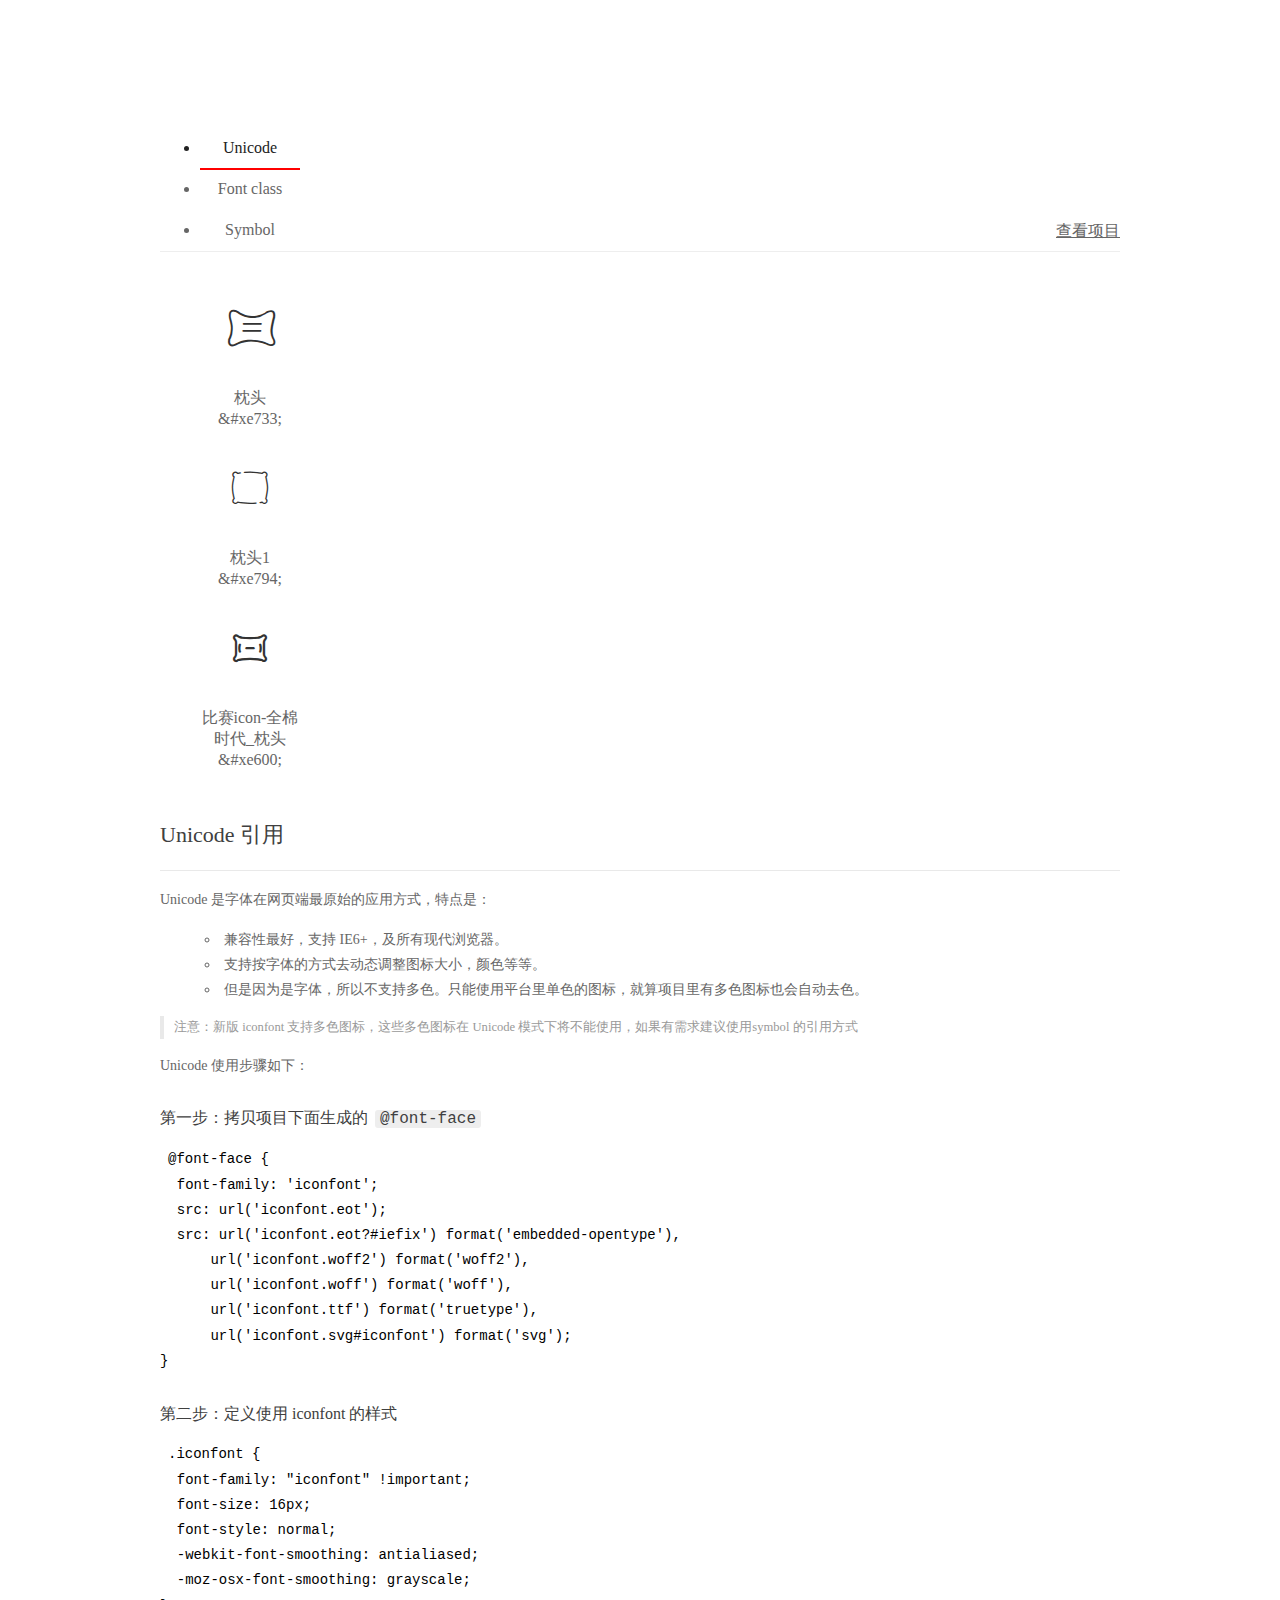
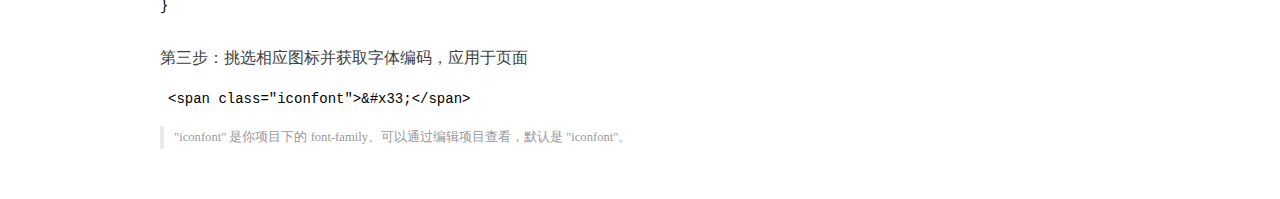
<file: fonts/test/demo_index.html>
<!DOCTYPE html>
<html>
<head>
  <meta charset="utf-8"/>
  <title>IconFont Demo</title>
  <link rel="shortcut icon" href="//img.alicdn.com/imgextra/i2/O1CN01ZyAlrn1MwaMhqz36G_!!6000000001499-73-tps-64-64.ico" type="image/x-icon"/>
  <link rel="icon" type="image/svg+xml" href="//img.alicdn.com/imgextra/i4/O1CN01EYTRnJ297D6vehehJ_!!6000000008020-55-tps-64-64.svg"/>
  <link rel="stylesheet" href="https://g.alicdn.com/thx/cube/1.3.2/cube.min.css">
  <link rel="stylesheet" href="demo.css">
  <link rel="stylesheet" href="iconfont.css">
  <script src="iconfont.js"></script>
  <!-- jQuery -->
  <script src="https://a1.alicdn.com/oss/uploads/2018/12/26/7bfddb60-08e8-11e9-9b04-53e73bb6408b.js"></script>
  <!-- 代码高亮 -->
  <script src="https://a1.alicdn.com/oss/uploads/2018/12/26/a3f714d0-08e6-11e9-8a15-ebf944d7534c.js"></script>
</head>
<body>
  <div class="main">
    <h1 class="logo"><a href="https://www.iconfont.cn/" title="iconfont 首页" target="_blank">&#xe86b;</a></h1>
    <div class="nav-tabs">
      <ul id="tabs" class="dib-box">
        <li class="dib active"><span>Unicode</span></li>
        <li class="dib"><span>Font class</span></li>
        <li class="dib"><span>Symbol</span></li>
      </ul>
      
      <a href="https://www.iconfont.cn/manage/index?manage_type=myprojects&projectId=2450573" target="_blank" class="nav-more">查看项目</a>
      
    </div>
    <div class="tab-container">
      <div class="content unicode" style="display: block;">
          <ul class="icon_lists dib-box">
          
            <li class="dib">
              <span class="icon iconfont">&#xe733;</span>
                <div class="name">枕头</div>
                <div class="code-name">&amp;#xe733;</div>
              </li>
          
            <li class="dib">
              <span class="icon iconfont">&#xe794;</span>
                <div class="name">枕头1</div>
                <div class="code-name">&amp;#xe794;</div>
              </li>
          
            <li class="dib">
              <span class="icon iconfont">&#xe600;</span>
                <div class="name">比赛icon-全棉时代_枕头</div>
                <div class="code-name">&amp;#xe600;</div>
              </li>
          
          </ul>
          <div class="article markdown">
          <h2 id="unicode-">Unicode 引用</h2>
          <hr>

          <p>Unicode 是字体在网页端最原始的应用方式，特点是：</p>
          <ul>
            <li>兼容性最好，支持 IE6+，及所有现代浏览器。</li>
            <li>支持按字体的方式去动态调整图标大小，颜色等等。</li>
            <li>但是因为是字体，所以不支持多色。只能使用平台里单色的图标，就算项目里有多色图标也会自动去色。</li>
          </ul>
          <blockquote>
            <p>注意：新版 iconfont 支持多色图标，这些多色图标在 Unicode 模式下将不能使用，如果有需求建议使用symbol 的引用方式</p>
          </blockquote>
          <p>Unicode 使用步骤如下：</p>
          <h3 id="-font-face">第一步：拷贝项目下面生成的 <code>@font-face</code></h3>
<pre><code class="language-css"
>@font-face {
  font-family: 'iconfont';
  src: url('iconfont.eot');
  src: url('iconfont.eot?#iefix') format('embedded-opentype'),
      url('iconfont.woff2') format('woff2'),
      url('iconfont.woff') format('woff'),
      url('iconfont.ttf') format('truetype'),
      url('iconfont.svg#iconfont') format('svg');
}
</code></pre>
          <h3 id="-iconfont-">第二步：定义使用 iconfont 的样式</h3>
<pre><code class="language-css"
>.iconfont {
  font-family: "iconfont" !important;
  font-size: 16px;
  font-style: normal;
  -webkit-font-smoothing: antialiased;
  -moz-osx-font-smoothing: grayscale;
}
</code></pre>
          <h3 id="-">第三步：挑选相应图标并获取字体编码，应用于页面</h3>
<pre>
<code class="language-html"
>&lt;span class="iconfont"&gt;&amp;#x33;&lt;/span&gt;
</code></pre>
          <blockquote>
            <p>"iconfont" 是你项目下的 font-family。可以通过编辑项目查看，默认是 "iconfont"。</p>
          </blockquote>
          </div>
      </div>
      <div class="content font-class">
        <ul class="icon_lists dib-box">
          
          <li class="dib">
            <span class="icon iconfont icon-zhentou"></span>
            <div class="name">
              枕头
            </div>
            <div class="code-name">.icon-zhentou
            </div>
          </li>
          
          <li class="dib">
            <span class="icon iconfont icon-shenghuoyongpin-"></span>
            <div class="name">
              枕头1
            </div>
            <div class="code-name">.icon-shenghuoyongpin-
            </div>
          </li>
          
          <li class="dib">
            <span class="icon iconfont icon-bisaiicon-quanmianshidai_zhentou"></span>
            <div class="name">
              比赛icon-全棉时代_枕头
            </div>
            <div class="code-name">.icon-bisaiicon-quanmianshidai_zhentou
            </div>
          </li>
          
        </ul>
        <div class="article markdown">
        <h2 id="font-class-">font-class 引用</h2>
        <hr>

        <p>font-class 是 Unicode 使用方式的一种变种，主要是解决 Unicode 书写不直观，语意不明确的问题。</p>
        <p>与 Unicode 使用方式相比，具有如下特点：</p>
        <ul>
          <li>兼容性良好，支持 IE8+，及所有现代浏览器。</li>
          <li>相比于 Unicode 语意明确，书写更直观。可以很容易分辨这个 icon 是什么。</li>
          <li>因为使用 class 来定义图标，所以当要替换图标时，只需要修改 class 里面的 Unicode 引用。</li>
          <li>不过因为本质上还是使用的字体，所以多色图标还是不支持的。</li>
        </ul>
        <p>使用步骤如下：</p>
        <h3 id="-fontclass-">第一步：引入项目下面生成的 fontclass 代码：</h3>
<pre><code class="language-html">&lt;link rel="stylesheet" href="./iconfont.css"&gt;
</code></pre>
        <h3 id="-">第二步：挑选相应图标并获取类名，应用于页面：</h3>
<pre><code class="language-html">&lt;span class="iconfont icon-xxx"&gt;&lt;/span&gt;
</code></pre>
        <blockquote>
          <p>"
            iconfont" 是你项目下的 font-family。可以通过编辑项目查看，默认是 "iconfont"。</p>
        </blockquote>
      </div>
      </div>
      <div class="content symbol">
          <ul class="icon_lists dib-box">
          
            <li class="dib">
                <svg class="icon svg-icon" aria-hidden="true">
                  <use xlink:href="#icon-zhentou"></use>
                </svg>
                <div class="name">枕头</div>
                <div class="code-name">#icon-zhentou</div>
            </li>
          
            <li class="dib">
                <svg class="icon svg-icon" aria-hidden="true">
                  <use xlink:href="#icon-shenghuoyongpin-"></use>
                </svg>
                <div class="name">枕头1</div>
                <div class="code-name">#icon-shenghuoyongpin-</div>
            </li>
          
            <li class="dib">
                <svg class="icon svg-icon" aria-hidden="true">
                  <use xlink:href="#icon-bisaiicon-quanmianshidai_zhentou"></use>
                </svg>
                <div class="name">比赛icon-全棉时代_枕头</div>
                <div class="code-name">#icon-bisaiicon-quanmianshidai_zhentou</div>
            </li>
          
          </ul>
          <div class="article markdown">
          <h2 id="symbol-">Symbol 引用</h2>
          <hr>

          <p>这是一种全新的使用方式，应该说这才是未来的主流，也是平台目前推荐的用法。相关介绍可以参考这篇<a href="">文章</a>
            这种用法其实是做了一个 SVG 的集合，与另外两种相比具有如下特点：</p>
          <ul>
            <li>支持多色图标了，不再受单色限制。</li>
            <li>通过一些技巧，支持像字体那样，通过 <code>font-size</code>, <code>color</code> 来调整样式。</li>
            <li>兼容性较差，支持 IE9+，及现代浏览器。</li>
            <li>浏览器渲染 SVG 的性能一般，还不如 png。</li>
          </ul>
          <p>使用步骤如下：</p>
          <h3 id="-symbol-">第一步：引入项目下面生成的 symbol 代码：</h3>
<pre><code class="language-html">&lt;script src="./iconfont.js"&gt;&lt;/script&gt;
</code></pre>
          <h3 id="-css-">第二步：加入通用 CSS 代码（引入一次就行）：</h3>
<pre><code class="language-html">&lt;style&gt;
.icon {
  width: 1em;
  height: 1em;
  vertical-align: -0.15em;
  fill: currentColor;
  overflow: hidden;
}
&lt;/style&gt;
</code></pre>
          <h3 id="-">第三步：挑选相应图标并获取类名，应用于页面：</h3>
<pre><code class="language-html">&lt;svg class="icon" aria-hidden="true"&gt;
  &lt;use xlink:href="#icon-xxx"&gt;&lt;/use&gt;
&lt;/svg&gt;
</code></pre>
          </div>
      </div>

    </div>
  </div>
  <script>
  $(document).ready(function () {
      $('.tab-container .content:first').show()

      $('#tabs li').click(function (e) {
        var tabContent = $('.tab-container .content')
        var index = $(this).index()

        if ($(this).hasClass('active')) {
          return
        } else {
          $('#tabs li').removeClass('active')
          $(this).addClass('active')

          tabContent.hide().eq(index).fadeIn()
        }
      })
    })
  </script>
</body>
</html>
</file>
<file: fonts/test/demo.css>
/* Logo 字体 */
@font-face {
  font-family: "iconfont logo";
  src: url('https://at.alicdn.com/t/font_985780_km7mi63cihi.eot?t=1545807318834');
  src: url('https://at.alicdn.com/t/font_985780_km7mi63cihi.eot?t=1545807318834#iefix') format('embedded-opentype'),
    url('https://at.alicdn.com/t/font_985780_km7mi63cihi.woff?t=1545807318834') format('woff'),
    url('https://at.alicdn.com/t/font_985780_km7mi63cihi.ttf?t=1545807318834') format('truetype'),
    url('https://at.alicdn.com/t/font_985780_km7mi63cihi.svg?t=1545807318834#iconfont') format('svg');
}

.logo {
  font-family: "iconfont logo";
  font-size: 160px;
  font-style: normal;
  -webkit-font-smoothing: antialiased;
  -moz-osx-font-smoothing: grayscale;
}

/* tabs */
.nav-tabs {
  position: relative;
}

.nav-tabs .nav-more {
  position: absolute;
  right: 0;
  bottom: 0;
  height: 42px;
  line-height: 42px;
  color: #666;
}

#tabs {
  border-bottom: 1px solid #eee;
}

#tabs li {
  cursor: pointer;
  width: 100px;
  height: 40px;
  line-height: 40px;
  text-align: center;
  font-size: 16px;
  border-bottom: 2px solid transparent;
  position: relative;
  z-index: 1;
  margin-bottom: -1px;
  color: #666;
}


#tabs .active {
  border-bottom-color: #f00;
  color: #222;
}

.tab-container .content {
  display: none;
}

/* 页面布局 */
.main {
  padding: 30px 100px;
  width: 960px;
  margin: 0 auto;
}

.main .logo {
  color: #333;
  text-align: left;
  margin-bottom: 30px;
  line-height: 1;
  height: 110px;
  margin-top: -50px;
  overflow: hidden;
  *zoom: 1;
}

.main .logo a {
  font-size: 160px;
  color: #333;
}

.helps {
  margin-top: 40px;
}

.helps pre {
  padding: 20px;
  margin: 10px 0;
  border: solid 1px #e7e1cd;
  background-color: #fffdef;
  overflow: auto;
}

.icon_lists {
  width: 100% !important;
  overflow: hidden;
  *zoom: 1;
}

.icon_lists li {
  width: 100px;
  margin-bottom: 10px;
  margin-right: 20px;
  text-align: center;
  list-style: none !important;
  cursor: default;
}

.icon_lists li .code-name {
  line-height: 1.2;
}

.icon_lists .icon {
  display: block;
  height: 100px;
  line-height: 100px;
  font-size: 42px;
  margin: 10px auto;
  color: #333;
  -webkit-transition: font-size 0.25s linear, width 0.25s linear;
  -moz-transition: font-size 0.25s linear, width 0.25s linear;
  transition: font-size 0.25s linear, width 0.25s linear;
}

.icon_lists .icon:hover {
  font-size: 100px;
}

.icon_lists .svg-icon {
  /* 通过设置 font-size 来改变图标大小 */
  width: 1em;
  /* 图标和文字相邻时，垂直对齐 */
  vertical-align: -0.15em;
  /* 通过设置 color 来改变 SVG 的颜色/fill */
  fill: currentColor;
  /* path 和 stroke 溢出 viewBox 部分在 IE 下会显示
      normalize.css 中也包含这行 */
  overflow: hidden;
}

.icon_lists li .name,
.icon_lists li .code-name {
  color: #666;
}

/* markdown 样式 */
.markdown {
  color: #666;
  font-size: 14px;
  line-height: 1.8;
}

.highlight {
  line-height: 1.5;
}

.markdown img {
  vertical-align: middle;
  max-width: 100%;
}

.markdown h1 {
  color: #404040;
  font-weight: 500;
  line-height: 40px;
  margin-bottom: 24px;
}

.markdown h2,
.markdown h3,
.markdown h4,
.markdown h5,
.markdown h6 {
  color: #404040;
  margin: 1.6em 0 0.6em 0;
  font-weight: 500;
  clear: both;
}

.markdown h1 {
  font-size: 28px;
}

.markdown h2 {
  font-size: 22px;
}

.markdown h3 {
  font-size: 16px;
}

.markdown h4 {
  font-size: 14px;
}

.markdown h5 {
  font-size: 12px;
}

.markdown h6 {
  font-size: 12px;
}

.markdown hr {
  height: 1px;
  border: 0;
  background: #e9e9e9;
  margin: 16px 0;
  clear: both;
}

.markdown p {
  margin: 1em 0;
}

.markdown>p,
.markdown>blockquote,
.markdown>.highlight,
.markdown>ol,
.markdown>ul {
  width: 80%;
}

.markdown ul>li {
  list-style: circle;
}

.markdown>ul li,
.markdown blockquote ul>li {
  margin-left: 20px;
  padding-left: 4px;
}

.markdown>ul li p,
.markdown>ol li p {
  margin: 0.6em 0;
}

.markdown ol>li {
  list-style: decimal;
}

.markdown>ol li,
.markdown blockquote ol>li {
  margin-left: 20px;
  padding-left: 4px;
}

.markdown code {
  margin: 0 3px;
  padding: 0 5px;
  background: #eee;
  border-radius: 3px;
}

.markdown strong,
.markdown b {
  font-weight: 600;
}

.markdown>table {
  border-collapse: collapse;
  border-spacing: 0px;
  empty-cells: show;
  border: 1px solid #e9e9e9;
  width: 95%;
  margin-bottom: 24px;
}

.markdown>table th {
  white-space: nowrap;
  color: #333;
  font-weight: 600;
}

.markdown>table th,
.markdown>table td {
  border: 1px solid #e9e9e9;
  padding: 8px 16px;
  text-align: left;
}

.markdown>table th {
  background: #F7F7F7;
}

.markdown blockquote {
  font-size: 90%;
  color: #999;
  border-left: 4px solid #e9e9e9;
  padding-left: 0.8em;
  margin: 1em 0;
}

.markdown blockquote p {
  margin: 0;
}

.markdown .anchor {
  opacity: 0;
  transition: opacity 0.3s ease;
  margin-left: 8px;
}

.markdown .waiting {
  color: #ccc;
}

.markdown h1:hover .anchor,
.markdown h2:hover .anchor,
.markdown h3:hover .anchor,
.markdown h4:hover .anchor,
.markdown h5:hover .anchor,
.markdown h6:hover .anchor {
  opacity: 1;
  display: inline-block;
}

.markdown>br,
.markdown>p>br {
  clear: both;
}


.hljs {
  display: block;
  background: white;
  padding: 0.5em;
  color: #333333;
  overflow-x: auto;
}

.hljs-comment,
.hljs-meta {
  color: #969896;
}

.hljs-string,
.hljs-variable,
.hljs-template-variable,
.hljs-strong,
.hljs-emphasis,
.hljs-quote {
  color: #df5000;
}

.hljs-keyword,
.hljs-selector-tag,
.hljs-type {
  color: #a71d5d;
}

.hljs-literal,
.hljs-symbol,
.hljs-bullet,
.hljs-attribute {
  color: #0086b3;
}

.hljs-section,
.hljs-name {
  color: #63a35c;
}

.hljs-tag {
  color: #333333;
}

.hljs-title,
.hljs-attr,
.hljs-selector-id,
.hljs-selector-class,
.hljs-selector-attr,
.hljs-selector-pseudo {
  color: #795da3;
}

.hljs-addition {
  color: #55a532;
  background-color: #eaffea;
}

.hljs-deletion {
  color: #bd2c00;
  background-color: #ffecec;
}

.hljs-link {
  text-decoration: underline;
}

/* 代码高亮 */
/* PrismJS 1.15.0
https://prismjs.com/download.html#themes=prism&languages=markup+css+clike+javascript */
/**
 * prism.js default theme for JavaScript, CSS and HTML
 * Based on dabblet (http://dabblet.com)
 * @author Lea Verou
 */
code[class*="language-"],
pre[class*="language-"] {
  color: black;
  background: none;
  text-shadow: 0 1px white;
  font-family: Consolas, Monaco, 'Andale Mono', 'Ubuntu Mono', monospace;
  text-align: left;
  white-space: pre;
  word-spacing: normal;
  word-break: normal;
  word-wrap: normal;
  line-height: 1.5;

  -moz-tab-size: 4;
  -o-tab-size: 4;
  tab-size: 4;

  -webkit-hyphens: none;
  -moz-hyphens: none;
  -ms-hyphens: none;
  hyphens: none;
}

pre[class*="language-"]::-moz-selection,
pre[class*="language-"] ::-moz-selection,
code[class*="language-"]::-moz-selection,
code[class*="language-"] ::-moz-selection {
  text-shadow: none;
  background: #b3d4fc;
}

pre[class*="language-"]::selection,
pre[class*="language-"] ::selection,
code[class*="language-"]::selection,
code[class*="language-"] ::selection {
  text-shadow: none;
  background: #b3d4fc;
}

@media print {

  code[class*="language-"],
  pre[class*="language-"] {
    text-shadow: none;
  }
}

/* Code blocks */
pre[class*="language-"] {
  padding: 1em;
  margin: .5em 0;
  overflow: auto;
}

:not(pre)>code[class*="language-"],
pre[class*="language-"] {
  background: #f5f2f0;
}

/* Inline code */
:not(pre)>code[class*="language-"] {
  padding: .1em;
  border-radius: .3em;
  white-space: normal;
}

.token.comment,
.token.prolog,
.token.doctype,
.token.cdata {
  color: slategray;
}

.token.punctuation {
  color: #999;
}

.namespace {
  opacity: .7;
}

.token.property,
.token.tag,
.token.boolean,
.token.number,
.token.constant,
.token.symbol,
.token.deleted {
  color: #905;
}

.token.selector,
.token.attr-name,
.token.string,
.token.char,
.token.builtin,
.token.inserted {
  color: #690;
}

.token.operator,
.token.entity,
.token.url,
.language-css .token.string,
.style .token.string {
  color: #9a6e3a;
  background: hsla(0, 0%, 100%, .5);
}

.token.atrule,
.token.attr-value,
.token.keyword {
  color: #07a;
}

.token.function,
.token.class-name {
  color: #DD4A68;
}

.token.regex,
.token.important,
.token.variable {
  color: #e90;
}

.token.important,
.token.bold {
  font-weight: bold;
}

.token.italic {
  font-style: italic;
}

.token.entity {
  cursor: help;
}
</file>
<file: fonts/test/iconfont.css>
@font-face {font-family: "iconfont";
  src: url('iconfont.eot?t=1616950051102'); /* IE9 */
  src: url('iconfont.eot?t=1616950051102#iefix') format('embedded-opentype'), /* IE6-IE8 */
  url('[data-uri]') format('woff2'),
  url('iconfont.woff?t=1616950051102') format('woff'),
  url('iconfont.ttf?t=1616950051102') format('truetype'), /* chrome, firefox, opera, Safari, Android, iOS 4.2+ */
  url('iconfont.svg?t=1616950051102#iconfont') format('svg'); /* iOS 4.1- */
}

.iconfont {
  font-family: "iconfont" !important;
  font-size: 16px;
  font-style: normal;
  -webkit-font-smoothing: antialiased;
  -moz-osx-font-smoothing: grayscale;
}

.icon-zhentou:before {
  content: "\e733";
}

.icon-shenghuoyongpin-:before {
  content: "\e794";
}

.icon-bisaiicon-quanmianshidai_zhentou:before {
  content: "\e600";
}
</file>
